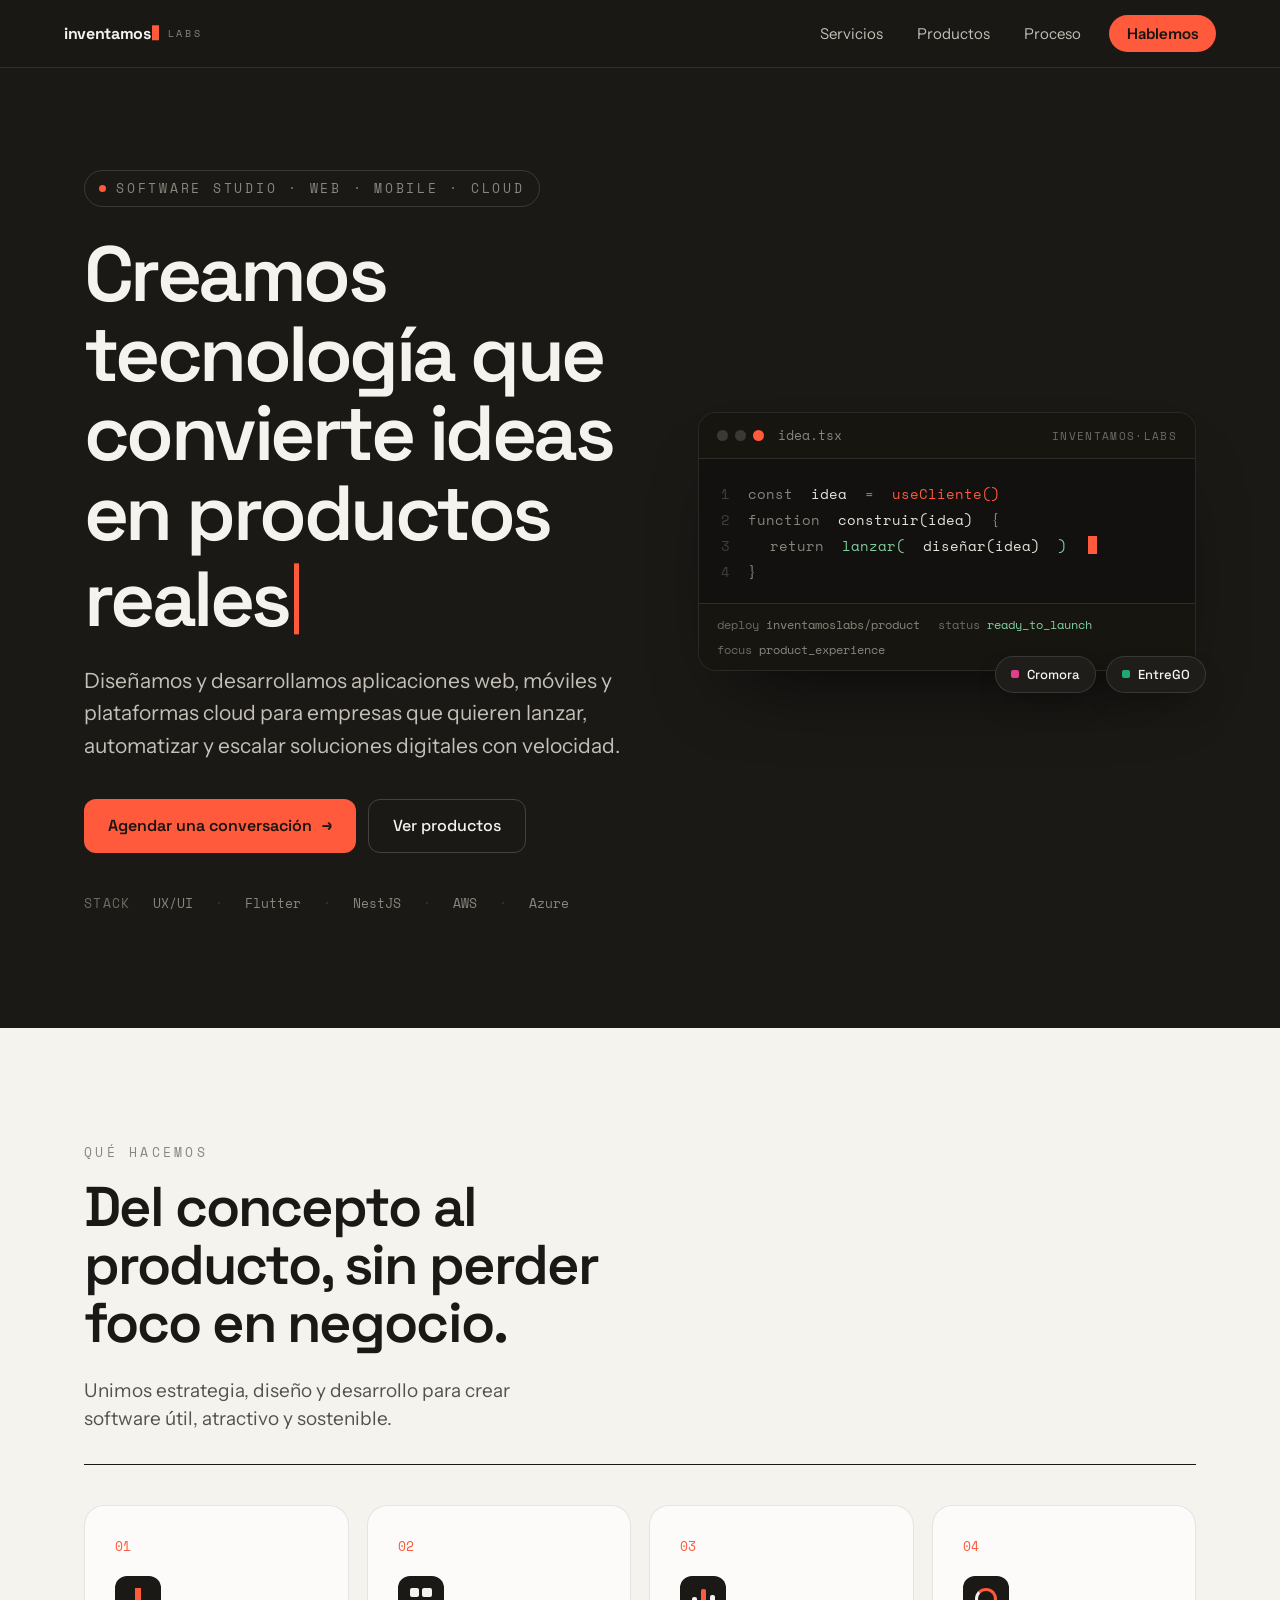
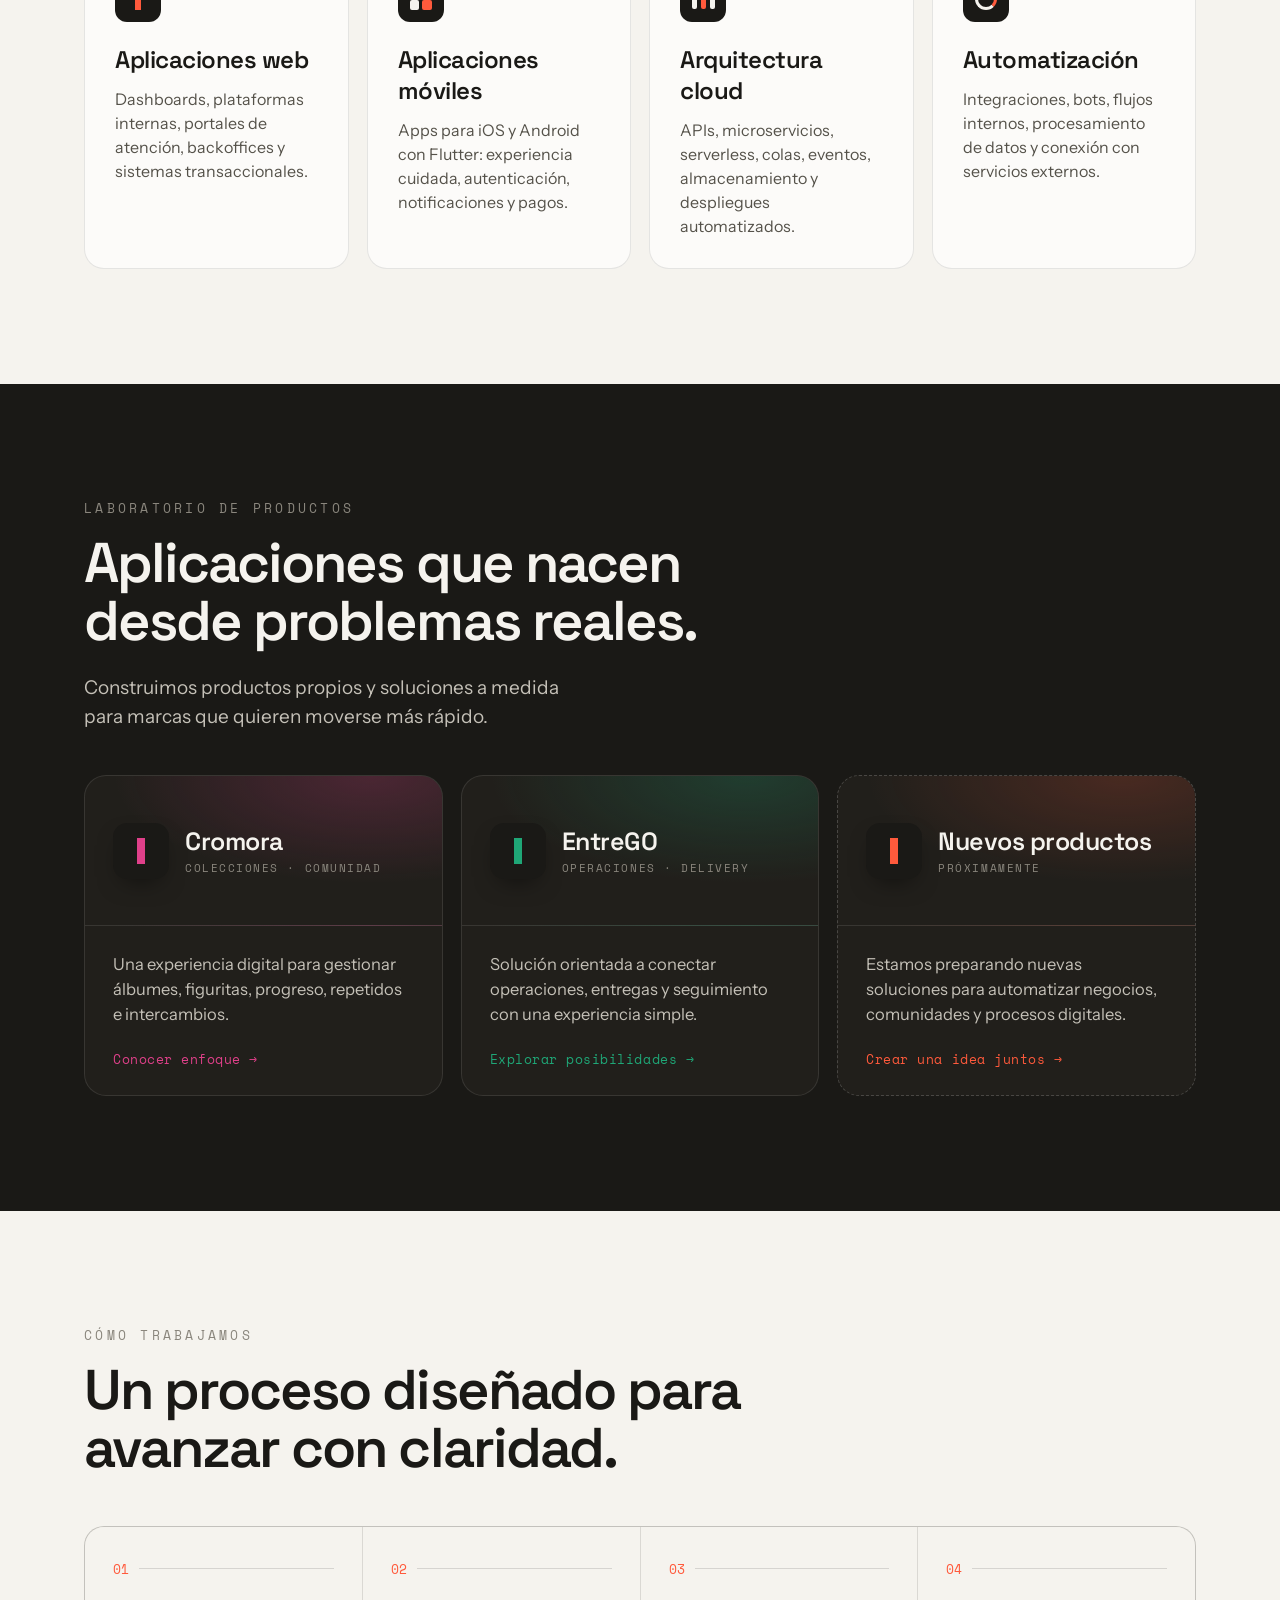
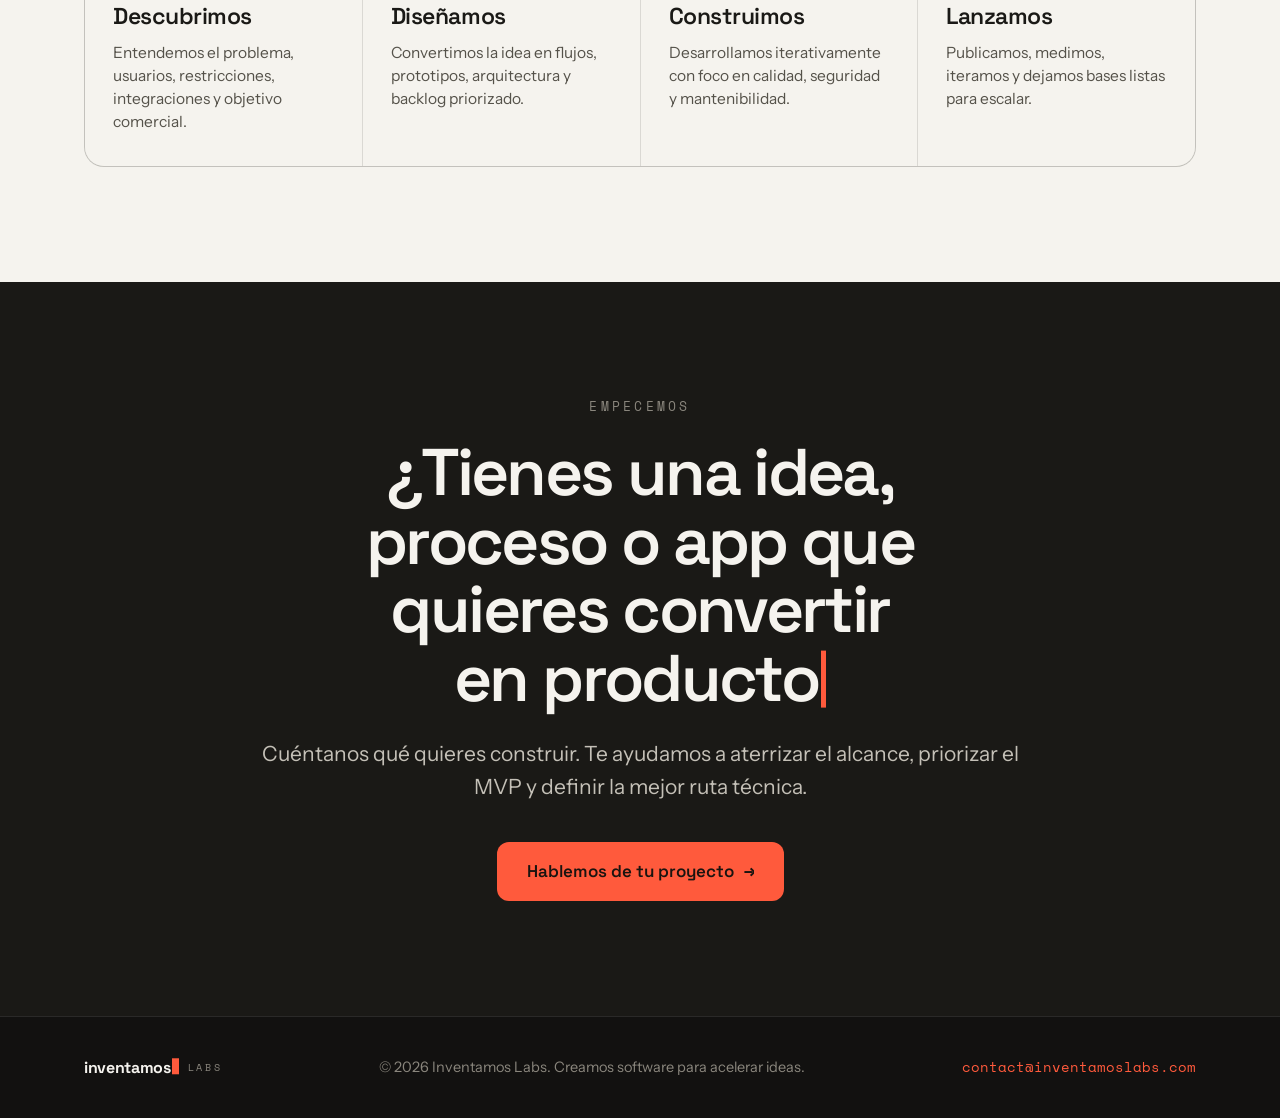
<file: index.html>
<!DOCTYPE html>
<html lang="es">

<head>
  <meta charset="UTF-8">
  <meta name="viewport" content="width=device-width, initial-scale=1.0">
  <title>Inventamos Labs | Creamos software que acelera negocios</title>
  <meta name="description"
    content="Inventamos Labs crea soluciones tecnológicas de software: aplicaciones web, móviles, automatización, plataformas cloud y productos digitales como Cromora y EntreGO.">
  <meta name="theme-color" content="#1a1916">
  <meta property="og:type" content="website">
  <meta property="og:url" content="https://inventamoslabs.com">
  <meta property="og:title" content="Inventamos Labs | Creamos software que acelera negocios">
  <meta property="og:description"
    content="Diseñamos y construimos aplicaciones web, móviles y plataformas cloud con enfoque en producto, UX y escalabilidad.">

  <!-- Icono de la pestaña -->
  <link rel="icon" href="favicon.ico" type="image/x-icon">

  <!-- Fuentes (Google Fonts · internet) -->
  <link rel="preconnect" href="https://fonts.googleapis.com">
  <link rel="preconnect" href="https://fonts.gstatic.com" crossorigin>
  <link
    href="https://fonts.googleapis.com/css2?family=Space+Grotesk:wght@400;500;600;700&family=Space+Mono:wght@400;700&family=Instrument+Sans:wght@400;500;600&family=Instrument+Serif:ital@0;1&display=swap"
    rel="stylesheet">

  <link rel="stylesheet" href="styles.css">
</head>

<body>

  <!-- ░░░░░ NAV ░░░░░ -->
  <nav class="nav" id="nav">
    <a href="#top" class="logo" aria-label="Inventamos Labs — inicio">
      <span class="logo-word">inventamos</span><span class="caret caret-inline"></span><span
        class="logo-labs">LABS</span>
    </a>
    <button class="nav-toggle" id="navToggle" aria-label="Abrir menú" aria-expanded="false">
      <span></span><span></span><span></span>
    </button>
    <div class="nav-links" id="navLinks">
      <a href="#servicios">Servicios</a>
      <a href="#productos">Productos</a>
      <a href="#proceso">Proceso</a>
      <a href="#contacto" class="btn-pill">Hablemos</a>
    </div>
  </nav>

  <!-- ░░░░░ HERO ░░░░░ -->
  <header class="hero" id="top">
    <div class="hero-grid">
      <!-- left -->
      <div class="hero-copy">
        <div class="eyebrow eyebrow-bordered">
          <span class="dot"></span>Software studio · Web · Mobile · Cloud
        </div>
        <h1 class="hero-title">Creamos tecnología que convierte ideas en productos reales<span
            class="caret caret-text"></span></h1>
        <p class="hero-lead">Diseñamos y desarrollamos aplicaciones web, móviles y plataformas cloud para empresas que
          quieren lanzar, automatizar y escalar soluciones digitales con velocidad.</p>
        <div class="hero-actions">
          <a class="btn btn-primary"
            href="/cdn-cgi/l/email-protection#[base64]">Agendar
            una conversación <span class="arrow">→</span></a>
          <a class="btn btn-ghost" href="#productos">Ver productos</a>
        </div>
        <div class="stack">
          <span class="stack-label">STACK</span>
          <span>UX/UI</span><span class="sep">·</span><span>Flutter</span><span
            class="sep">·</span><span>NestJS</span><span class="sep">·</span><span>AWS</span><span
            class="sep">·</span><span>Azure</span>
        </div>
      </div>

      <!-- right: editor card -->
      <div class="hero-visual">
        <div class="editor">
          <div class="editor-bar">
            <div class="dots"><span></span><span></span><span class="dot-coral"></span></div>
            <div class="editor-file">idea.tsx</div>
            <div class="editor-tag">INVENTAMOS·LABS</div>
          </div>
          <div class="editor-code">
            <div class="code-line"><span class="ln">1</span><span class="tok-key">const</span><span
                class="tok-var">idea</span><span class="tok-op">=</span><span class="tok-coral">useCliente()</span>
            </div>
            <div class="code-line"><span class="ln">2</span><span class="tok-key">function</span><span
                class="tok-var">construir(idea)</span><span class="tok-op">{</span></div>
            <div class="code-line"><span class="ln">3</span><span class="tok-key indent">return</span><span
                class="tok-green">lanzar(</span><span class="tok-var">diseñar(idea)</span><span
                class="tok-green">)</span><span class="caret caret-block"></span></div>
            <div class="code-line"><span class="ln">4</span><span class="tok-op">}</span></div>
          </div>
          <div class="editor-status">
            <span><span class="st-key">deploy</span> inventamoslabs/product</span>
            <span><span class="st-key">status</span> <span class="tok-green">ready_to_launch</span></span>
            <span><span class="st-key">focus</span> product_experience</span>
          </div>
        </div>
        <div class="chips">
          <span class="chip"><span class="chip-dot" style="background:var(--cromora)"></span>Cromora</span>
          <span class="chip"><span class="chip-dot" style="background:var(--entrego)"></span>EntreGO</span>
        </div>
      </div>
    </div>
  </header>

  <!-- ░░░░░ SERVICIOS ░░░░░ -->
  <section class="section section-light" id="servicios">
    <div class="container">
      <div class="section-head reveal">
        <div>
          <div class="eyebrow">Qué hacemos</div>
          <h2 class="section-title">Del concepto al producto, sin perder foco en negocio.</h2>
        </div>
        <p class="section-intro">Unimos estrategia, diseño y desarrollo para crear software útil, atractivo y
          sostenible.</p>
      </div>

      <div class="cards-grid">
        <article class="card reveal">
          <div class="card-num">01</div>
          <div class="icon-tile"><span class="caret caret-tile"></span></div>
          <h3 class="card-title">Aplicaciones web</h3>
          <p class="card-text">Dashboards, plataformas internas, portales de atención, backoffices y sistemas
            transaccionales.</p>
        </article>
        <article class="card reveal">
          <div class="card-num">02</div>
          <div class="icon-tile"><span class="grid-mark"><i></i><i></i><i></i><i class="accent"></i></span></div>
          <h3 class="card-title">Aplicaciones móviles</h3>
          <p class="card-text">Apps para iOS y Android con Flutter: experiencia cuidada, autenticación, notificaciones y
            pagos.</p>
        </article>
        <article class="card reveal">
          <div class="card-num">03</div>
          <div class="icon-tile"><span class="bars"><i></i><i class="accent"></i><i></i></span></div>
          <h3 class="card-title">Arquitectura cloud</h3>
          <p class="card-text">APIs, microservicios, serverless, colas, eventos, almacenamiento y despliegues
            automatizados.</p>
        </article>
        <article class="card reveal">
          <div class="card-num">04</div>
          <div class="icon-tile"><span class="ring"></span></div>
          <h3 class="card-title">Automatización</h3>
          <p class="card-text">Integraciones, bots, flujos internos, procesamiento de datos y conexión con servicios
            externos.</p>
        </article>
      </div>
    </div>
  </section>

  <!-- ░░░░░ PRODUCTOS ░░░░░ -->
  <section class="section section-dark" id="productos">
    <div class="container">
      <div class="section-head reveal">
        <div>
          <div class="eyebrow">Laboratorio de productos</div>
          <h2 class="section-title">Aplicaciones que nacen desde problemas reales.</h2>
        </div>
        <p class="section-intro on-dark">Construimos productos propios y soluciones a medida para marcas que quieren
          moverse más rápido.</p>
      </div>

      <div class="products-grid">
        <article class="product product-cromora reveal">
          <div class="product-head">
            <div class="product-id">
              <div class="product-tile"><span class="caret-static" style="background:var(--cromora)"></span></div>
              <div>
                <div class="product-name">Cromora</div>
                <div class="product-kicker">COLECCIONES · COMUNIDAD</div>
              </div>
            </div>
          </div>
          <div class="product-body">
            <p>Una experiencia digital para gestionar álbumes, figuritas, progreso, repetidos e intercambios.</p>
            <a href="#contacto" class="product-link" style="color:var(--cromora)">Conocer enfoque →</a>
          </div>
        </article>

        <article class="product product-entrego reveal">
          <div class="product-head">
            <div class="product-id">
              <div class="product-tile"><span class="caret-static" style="background:var(--entrego)"></span></div>
              <div>
                <div class="product-name">EntreGO</div>
                <div class="product-kicker">OPERACIONES · DELIVERY</div>
              </div>
            </div>
          </div>
          <div class="product-body">
            <p>Solución orientada a conectar operaciones, entregas y seguimiento con una experiencia simple.</p>
            <a href="#contacto" class="product-link" style="color:var(--entrego)">Explorar posibilidades →</a>
          </div>
        </article>

        <article class="product product-new reveal">
          <div class="product-head">
            <div class="product-id">
              <div class="product-tile"><span class="caret caret-static-coral"></span></div>
              <div>
                <div class="product-name">Nuevos productos</div>
                <div class="product-kicker">PRÓXIMAMENTE</div>
              </div>
            </div>
          </div>
          <div class="product-body">
            <p>Estamos preparando nuevas soluciones para automatizar negocios, comunidades y procesos digitales.</p>
            <a href="#contacto" class="product-link" style="color:var(--coral)">Crear una idea juntos →</a>
          </div>
        </article>
      </div>
    </div>
  </section>

  <!-- ░░░░░ PROCESO ░░░░░ -->
  <section class="section section-light" id="proceso">
    <div class="container">
      <div class="reveal">
        <div class="eyebrow">Cómo trabajamos</div>
        <h2 class="section-title narrow">Un proceso diseñado para avanzar con claridad.</h2>
      </div>

      <div class="process-grid reveal">
        <div class="step">
          <div class="step-num">01<span class="step-line"></span></div>
          <h3 class="step-title">Descubrimos</h3>
          <p class="step-text">Entendemos el problema, usuarios, restricciones, integraciones y objetivo comercial.</p>
        </div>
        <div class="step">
          <div class="step-num">02<span class="step-line"></span></div>
          <h3 class="step-title">Diseñamos</h3>
          <p class="step-text">Convertimos la idea en flujos, prototipos, arquitectura y backlog priorizado.</p>
        </div>
        <div class="step">
          <div class="step-num">03<span class="step-line"></span></div>
          <h3 class="step-title">Construimos</h3>
          <p class="step-text">Desarrollamos iterativamente con foco en calidad, seguridad y mantenibilidad.</p>
        </div>
        <div class="step">
          <div class="step-num">04<span class="step-line"></span></div>
          <h3 class="step-title">Lanzamos</h3>
          <p class="step-text">Publicamos, medimos, iteramos y dejamos bases listas para escalar.</p>
        </div>
      </div>
    </div>
  </section>

  <!-- ░░░░░ CONTACTO ░░░░░ -->
  <section class="section section-dark contact" id="contacto">
    <div class="container contact-inner reveal">
      <div class="eyebrow">Empecemos</div>
      <h2 class="contact-title">¿Tienes una idea, proceso o app que quieres convertir en producto<span
          class="caret caret-text"></span></h2>
      <p class="contact-lead">Cuéntanos qué quieres construir. Te ayudamos a aterrizar el alcance, priorizar el MVP y
        definir la mejor ruta técnica.</p>
      <a class="btn btn-primary btn-lg"
        href="mailto:contact@inventamoslabs.com?subject=Quiero%20crear%20una%20soluci%C3%B3n%20tecnol%C3%B3gica&body=Hola%20Inventamos%20Labs,%20quiero%20conversar%20sobre%20un%20proyecto.">Hablemos
        de tu proyecto <span class="arrow">→</span></a>
    </div>
  </section>

  <!-- ░░░░░ FOOTER ░░░░░ -->
  <footer class="footer">
    <div class="container footer-inner">
      <div class="logo logo-footer">
        <span class="logo-word">inventamos</span><span class="caret caret-inline"></span><span
          class="logo-labs">LABS</span>
      </div>
      <div class="footer-copy">© 2026 Inventamos Labs. Creamos software para acelerar ideas.</div>
      <a class="footer-mail" href="mailto:contact@inventamoslabs.com"><span>contact@inventamoslabs.com</span></a>
    </div>
  </footer>

  <script src="script.js"></script>
</body>

</html>
</file>
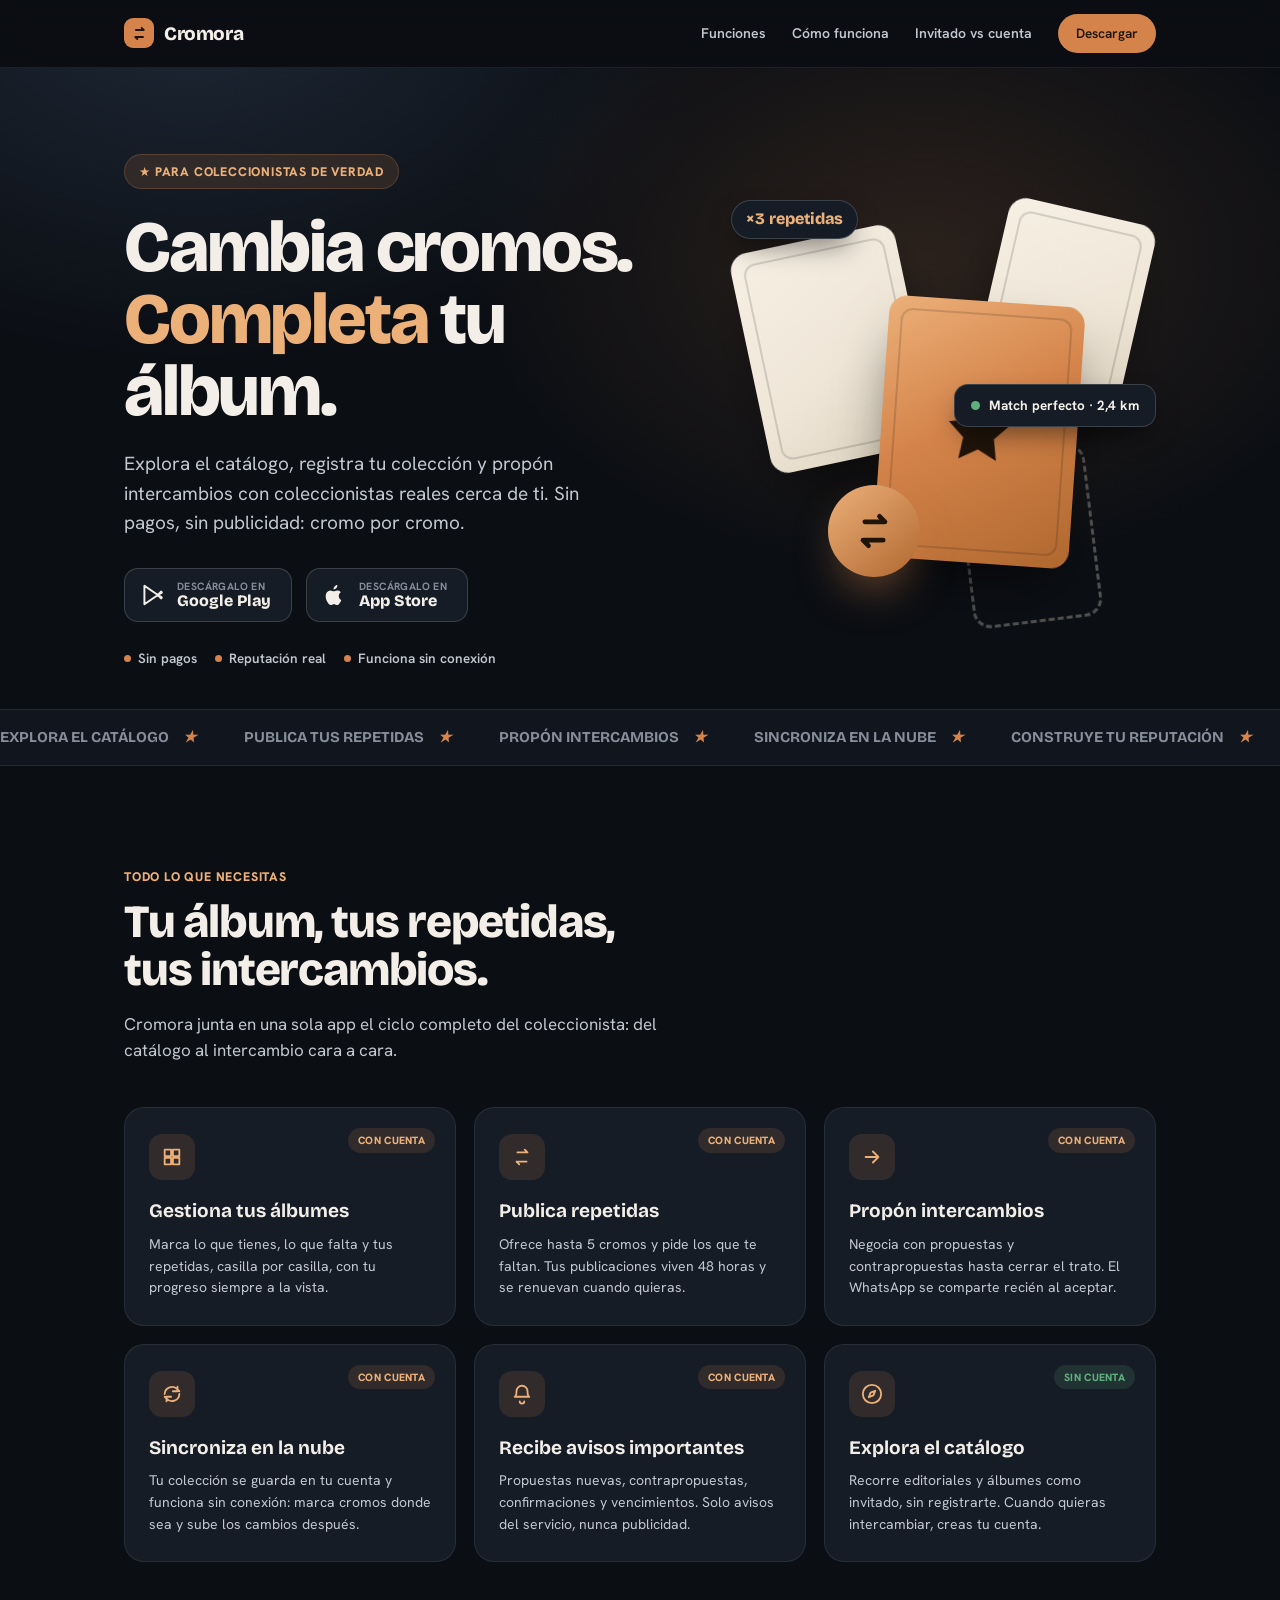
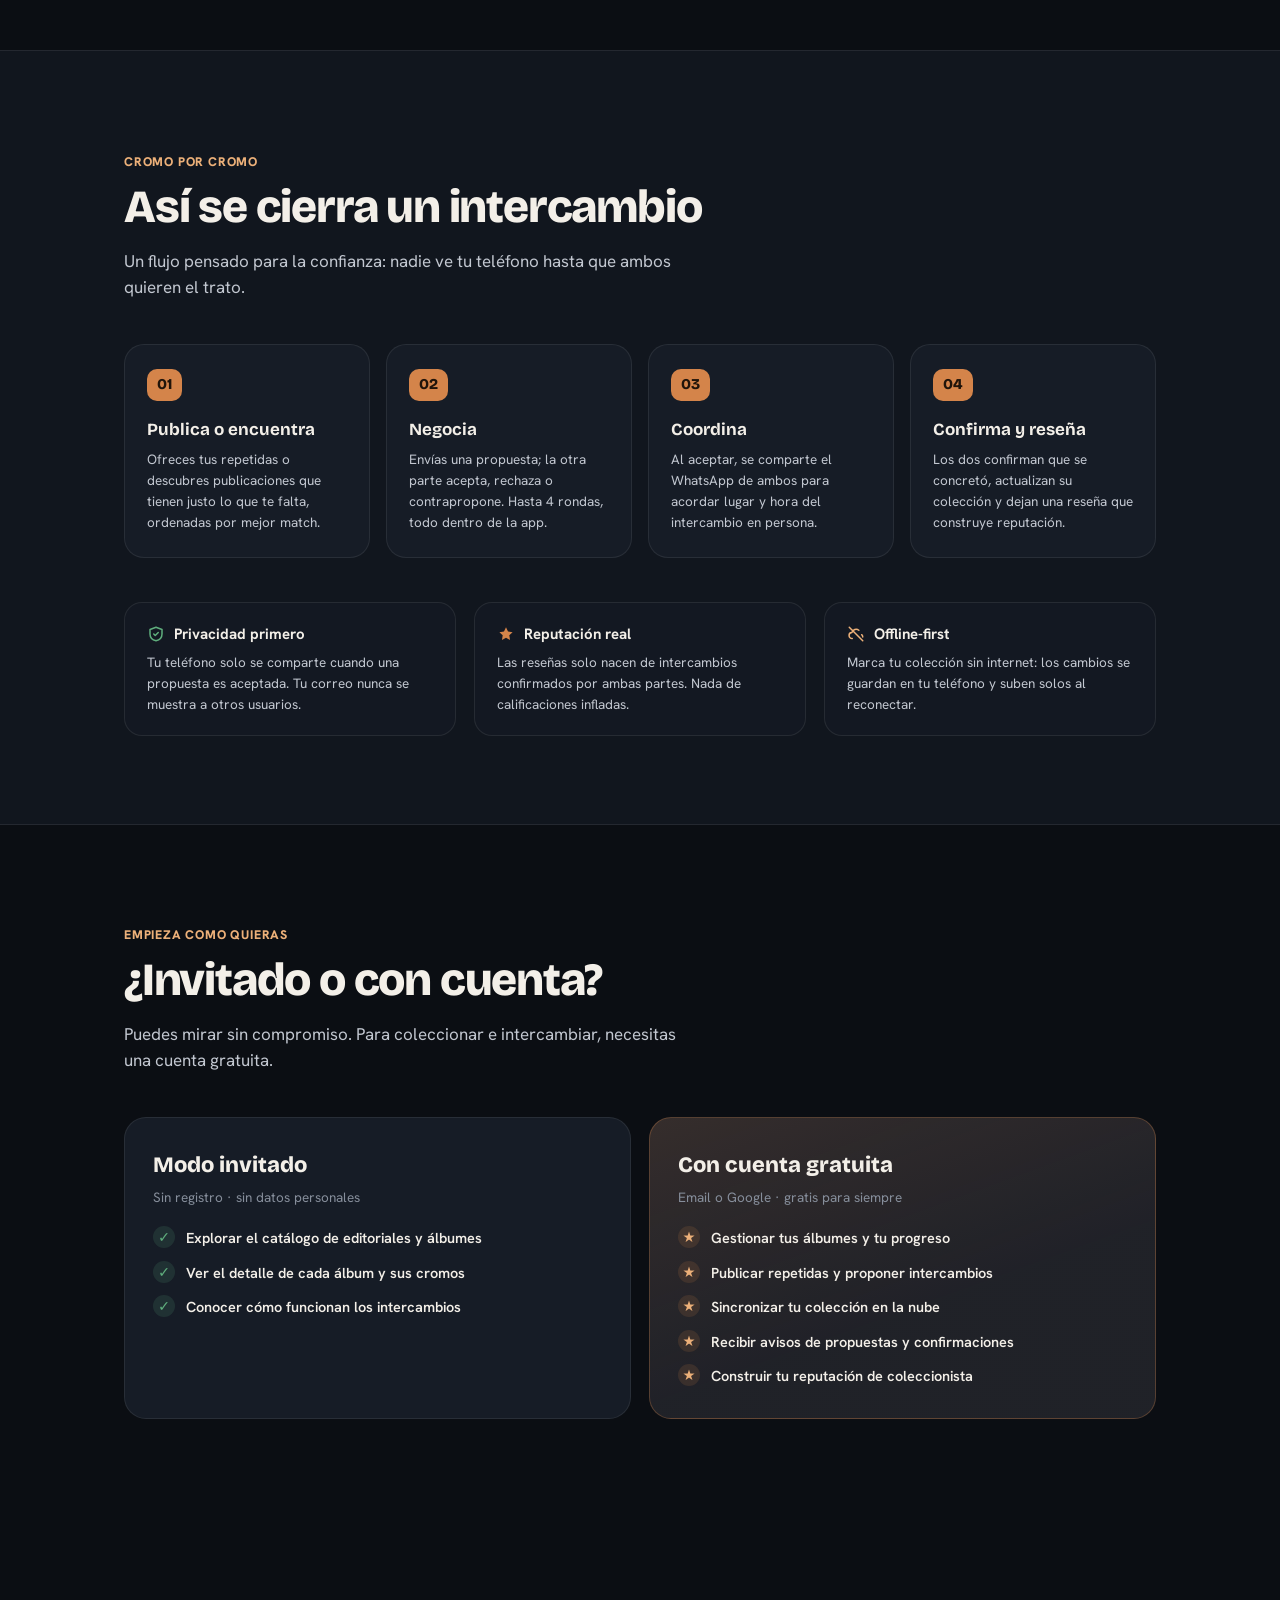
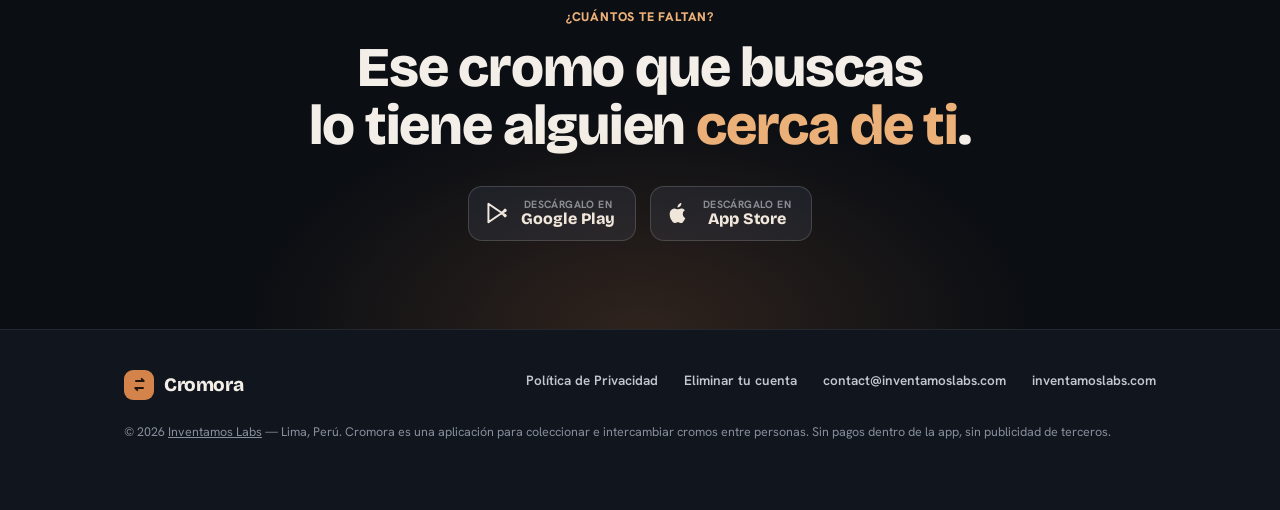
<file: cromora.html>
<!DOCTYPE html>
<html lang="es">

<head>
  <meta charset="UTF-8" />
  <meta name="viewport" content="width=device-width, initial-scale=1.0" />
  <title>Cromora — Cambia cromos. Completa tu álbum.</title>
  <meta name="description"
    content="Cromora es la app para coleccionistas: explora catálogos de álbumes, registra tu colección, publica repetidas e intercambia con personas reales cerca de ti." />
  <meta property="og:title" content="Cromora — Cambia cromos. Completa tu álbum." />
  <meta property="og:description"
    content="La app para coleccionistas: catálogo, colección offline-first, intercambios con reputación real. Sin pagos, sin publicidad." />
  <meta property="og:type" content="website" />

  <!-- Icono de la pestaña -->
  <link rel="icon" href="favicon.ico" type="image/x-icon">

  <link rel="preconnect" href="https://fonts.googleapis.com" />
  <link rel="preconnect" href="https://fonts.gstatic.com" crossorigin />
  <link
    href="https://fonts.googleapis.com/css2?family=Hanken+Grotesk:wght@400;500;600;700;800&family=Bricolage+Grotesque:opsz,wght@12..96,600;12..96,700;12..96,800&display=swap"
    rel="stylesheet" />
  <style>
    :root {
      --bg: #0B0E13;
      --bg2: #11161E;
      --surface: #161C26;
      --surface-2: #1D2430;
      --border: rgba(255, 255, 255, 0.08);
      --border-strong: rgba(255, 255, 255, 0.16);
      --text: #F3EFE8;
      --text-2: #C2C7D0;
      --muted: #868E9B;
      --amber: #D4844A;
      --amber-l: #ECB079;
      --amber-d: #B0682F;
      --amber-soft: rgba(212, 132, 74, 0.14);
      --green: #5FAE7D;
      --green-soft: rgba(95, 174, 125, 0.15);
      --paper: #EFE6D8;
      --ink: #20140A;
      --font-ui: 'Hanken Grotesk', system-ui, sans-serif;
      --font-display: 'Bricolage Grotesque', 'Hanken Grotesk', sans-serif;
    }

    * {
      box-sizing: border-box;
    }

    html {
      scroll-behavior: smooth;
    }

    body {
      margin: 0;
      background: var(--bg);
      color: var(--text);
      font-family: var(--font-ui);
      line-height: 1.55;
      -webkit-font-smoothing: antialiased;
      text-rendering: optimizeLegibility;
      overflow-x: hidden;
    }

    a {
      color: var(--amber-l);
    }

    .wrap {
      max-width: 1080px;
      margin: 0 auto;
      padding: 0 24px;
    }

    /* ---------- nav ---------- */
    .nav {
      position: sticky;
      top: 0;
      z-index: 50;
      backdrop-filter: blur(14px);
      background: color-mix(in oklab, var(--bg) 82%, transparent);
      border-bottom: 1px solid var(--border);
    }

    .nav-in {
      max-width: 1080px;
      margin: 0 auto;
      padding: 14px 24px;
      display: flex;
      align-items: center;
      justify-content: space-between;
      gap: 16px;
    }

    .brand {
      display: flex;
      align-items: center;
      gap: 10px;
      font-family: var(--font-display);
      font-weight: 800;
      font-size: 19px;
      letter-spacing: -.4px;
      color: var(--text);
      text-decoration: none;
    }

    .brand .bi {
      width: 30px;
      height: 30px;
      border-radius: 9px;
      background: var(--amber);
      display: flex;
      align-items: center;
      justify-content: center;
      flex-shrink: 0;
    }

    .nav-links {
      display: flex;
      gap: 26px;
      align-items: center;
    }

    .nav-links a {
      color: var(--text-2);
      text-decoration: none;
      font-weight: 600;
      font-size: 14px;
    }

    .nav-links a:hover {
      color: var(--text);
    }

    .nav-cta {
      background: var(--amber);
      color: var(--ink) !important;
      font-weight: 800;
      padding: 9px 18px;
      border-radius: 999px;
      font-size: 13.5px !important;
    }

    @media (max-width: 720px) {
      .nav-links a:not(.nav-cta) {
        display: none;
      }
    }

    /* ---------- hero ---------- */
    .hero {
      position: relative;
      padding: 86px 0 40px;
      overflow: hidden;
    }

    .hero::before {
      content: '';
      position: absolute;
      inset: 0;
      background:
        radial-gradient(700px 480px at 72% 30%, rgba(212, 132, 74, 0.16) 0%, transparent 65%),
        radial-gradient(900px 600px at 15% -10%, #1d2735 0%, transparent 60%);
      pointer-events: none;
    }

    .hero-grid {
      position: relative;
      display: grid;
      grid-template-columns: 1.1fr 0.9fr;
      gap: 48px;
      align-items: center;
    }

    @media (max-width: 880px) {
      .hero-grid {
        grid-template-columns: 1fr;
      }
    }

    .kicker {
      display: inline-flex;
      align-items: center;
      gap: 8px;
      font-size: 12.5px;
      font-weight: 800;
      letter-spacing: .8px;
      text-transform: uppercase;
      color: var(--amber-l);
      background: var(--amber-soft);
      border: 1px solid rgba(212, 132, 74, 0.25);
      padding: 7px 14px;
      border-radius: 999px;
      margin-bottom: 22px;
    }

    h1 {
      font-family: var(--font-display);
      font-weight: 800;
      font-size: clamp(42px, 6.4vw, 72px);
      line-height: 1.0;
      letter-spacing: -2.2px;
      margin: 0 0 22px;
    }

    h1 .am {
      color: var(--amber-l);
    }

    .lede {
      font-size: 19px;
      color: var(--text-2);
      max-width: 480px;
      margin: 0 0 30px;
    }

    .hero-ctas {
      display: flex;
      gap: 14px;
      flex-wrap: wrap;
      align-items: center;
    }

    .store-btn {
      display: inline-flex;
      align-items: center;
      gap: 12px;
      background: var(--surface);
      border: 1px solid var(--border-strong);
      border-radius: 14px;
      padding: 11px 20px 11px 14px;
      text-decoration: none;
      color: var(--text);
      transition: transform .15s ease, border-color .15s ease;
    }

    .store-btn:hover {
      transform: translateY(-2px);
      border-color: var(--amber);
    }

    .store-btn .stxt {
      display: flex;
      flex-direction: column;
      line-height: 1.15;
    }

    .store-btn .s1 {
      font-size: 10.5px;
      font-weight: 700;
      letter-spacing: .4px;
      text-transform: uppercase;
      color: var(--muted);
    }

    .store-btn .s2 {
      font-size: 16px;
      font-weight: 800;
      font-family: var(--font-display);
    }

    .hero-meta {
      display: flex;
      gap: 18px;
      margin-top: 26px;
      flex-wrap: wrap;
    }

    .hero-meta span {
      display: inline-flex;
      align-items: center;
      gap: 7px;
      font-size: 13.5px;
      font-weight: 600;
      color: var(--text-2);
    }

    .hero-meta .d {
      width: 7px;
      height: 7px;
      border-radius: 50%;
      background: var(--amber);
      flex-shrink: 0;
    }

    /* floating cards scene */
    .scene {
      position: relative;
      height: 460px;
    }

    @media (max-width: 880px) {
      .scene {
        height: 380px;
        max-width: 420px;
        margin: 0 auto;
      }
    }

    .fcard {
      position: absolute;
      border-radius: 18px;
      box-shadow: 0 30px 60px -18px rgba(0, 0, 0, 0.65);
      will-change: transform;
    }

    .fcard.amber {
      background: linear-gradient(150deg, var(--amber-l) 0%, var(--amber) 45%, var(--amber-d) 100%);
    }

    .fcard.paper {
      background: linear-gradient(150deg, #F6EFE3 0%, var(--paper) 55%, #DCD1BE 100%);
    }

    .fcard.slot {
      background: transparent;
      border: 3px dashed rgba(239, 230, 216, 0.30);
      box-shadow: none;
    }

    .fcard .inner {
      position: absolute;
      inset: 12px;
      border-radius: 12px;
      border: 2.5px solid rgba(0, 0, 0, 0.14);
    }

    .fcard .glyph {
      position: absolute;
      inset: 0;
      display: flex;
      align-items: center;
      justify-content: center;
    }

    .f1 {
      width: 168px;
      height: 224px;
      left: 8%;
      top: 12%;
      transform: rotate(-12deg);
      animation: float1 7s ease-in-out infinite;
    }

    .f2 {
      width: 196px;
      height: 262px;
      left: 38%;
      top: 26%;
      transform: rotate(4deg);
      z-index: 3;
      animation: float2 8s ease-in-out infinite;
    }

    .f3 {
      width: 150px;
      height: 200px;
      right: 4%;
      top: 6%;
      transform: rotate(13deg);
      animation: float3 9s ease-in-out infinite;
    }

    .f4 {
      width: 130px;
      height: 174px;
      right: 14%;
      bottom: 4%;
      transform: rotate(-7deg);
    }

    @keyframes float1 {
      50% {
        transform: rotate(-12deg) translateY(-12px);
      }
    }

    @keyframes float2 {
      50% {
        transform: rotate(4deg) translateY(-16px);
      }
    }

    @keyframes float3 {
      50% {
        transform: rotate(13deg) translateY(-10px);
      }
    }

    @media (prefers-reduced-motion: reduce) {
      .fcard {
        animation: none !important;
      }
    }

    .swap-disc {
      position: absolute;
      left: 26%;
      bottom: 14%;
      width: 92px;
      height: 92px;
      border-radius: 50%;
      z-index: 4;
      background: linear-gradient(140deg, var(--amber-l), var(--amber-d));
      display: flex;
      align-items: center;
      justify-content: center;
      box-shadow: 0 22px 44px -12px rgba(212, 132, 74, 0.5);
    }

    .badge-x3 {
      position: absolute;
      left: 4%;
      top: 4%;
      z-index: 5;
      background: var(--surface);
      border: 1px solid var(--border-strong);
      border-radius: 999px;
      padding: 6px 14px;
      font-family: var(--font-display);
      font-weight: 800;
      font-size: 16px;
      color: var(--amber-l);
      box-shadow: 0 12px 28px -8px rgba(0, 0, 0, 0.6);
    }

    .badge-match {
      position: absolute;
      right: 0;
      top: 44%;
      z-index: 5;
      background: var(--surface);
      border: 1px solid var(--border-strong);
      border-radius: 14px;
      padding: 10px 16px;
      display: flex;
      align-items: center;
      gap: 9px;
      box-shadow: 0 12px 28px -8px rgba(0, 0, 0, 0.6);
    }

    .badge-match b {
      font-size: 13.5px;
    }

    .badge-match .dd {
      width: 9px;
      height: 9px;
      border-radius: 50%;
      background: var(--green);
    }

    /* ---------- ticker ---------- */
    .ticker {
      border-top: 1px solid var(--border);
      border-bottom: 1px solid var(--border);
      padding: 16px 0;
      overflow: hidden;
      background: var(--bg2);
    }

    .ticker-in {
      display: flex;
      gap: 48px;
      white-space: nowrap;
      animation: tick 30s linear infinite;
      width: max-content;
    }

    @keyframes tick {
      to {
        transform: translateX(-50%);
      }
    }

    @media (prefers-reduced-motion: reduce) {
      .ticker-in {
        animation: none;
      }
    }

    .ticker span {
      font-family: var(--font-display);
      font-weight: 700;
      font-size: 15px;
      color: var(--muted);
      display: inline-flex;
      align-items: center;
      gap: 14px;
    }

    .ticker .tk {
      color: var(--amber);
    }

    /* ---------- sections ---------- */
    section {
      padding: 88px 0;
    }

    .sec-kicker {
      font-size: 12.5px;
      font-weight: 800;
      letter-spacing: .8px;
      text-transform: uppercase;
      color: var(--amber-l);
      margin-bottom: 12px;
    }

    h2 {
      font-family: var(--font-display);
      font-weight: 800;
      font-size: clamp(30px, 4.4vw, 46px);
      letter-spacing: -1.2px;
      line-height: 1.05;
      margin: 0 0 16px;
    }

    .sec-lede {
      font-size: 17px;
      color: var(--text-2);
      max-width: 560px;
      margin: 0 0 44px;
    }

    /* features */
    .feat-grid {
      display: grid;
      grid-template-columns: repeat(3, 1fr);
      gap: 18px;
    }

    @media (max-width: 880px) {
      .feat-grid {
        grid-template-columns: 1fr 1fr;
      }
    }

    @media (max-width: 600px) {
      .feat-grid {
        grid-template-columns: 1fr;
      }
    }

    .feat {
      background: var(--surface);
      border: 1px solid var(--border);
      border-radius: 20px;
      padding: 26px 24px;
      position: relative;
      transition: transform .2s ease, border-color .2s ease;
    }

    .feat:hover {
      transform: translateY(-4px);
      border-color: var(--border-strong);
    }

    .feat .fi {
      width: 46px;
      height: 46px;
      border-radius: 13px;
      background: var(--amber-soft);
      color: var(--amber-l);
      display: flex;
      align-items: center;
      justify-content: center;
      margin-bottom: 16px;
    }

    .feat h3 {
      font-family: var(--font-display);
      font-weight: 700;
      font-size: 19px;
      margin: 0 0 8px;
    }

    .feat p {
      color: var(--text-2);
      font-size: 14px;
      margin: 0;
    }

    .feat .tag {
      position: absolute;
      top: 20px;
      right: 20px;
      font-size: 10.5px;
      font-weight: 800;
      letter-spacing: .3px;
      text-transform: uppercase;
      padding: 4px 10px;
      border-radius: 999px;
      white-space: nowrap;
    }

    .tag.guest {
      background: var(--green-soft);
      color: var(--green);
    }

    .tag.account {
      background: var(--amber-soft);
      color: var(--amber-l);
    }

    .feat.wide {
      grid-column: span 3;
      display: grid;
      grid-template-columns: auto 1fr;
      gap: 22px;
      align-items: center;
    }

    @media (max-width: 880px) {
      .feat.wide {
        grid-column: span 2;
        grid-template-columns: 1fr;
      }
    }

    @media (max-width: 600px) {
      .feat.wide {
        grid-column: span 1;
      }
    }

    /* how it works */
    .how {
      background: var(--bg2);
      border-top: 1px solid var(--border);
      border-bottom: 1px solid var(--border);
    }

    .steps {
      display: grid;
      grid-template-columns: repeat(4, 1fr);
      gap: 16px;
      counter-reset: paso;
    }

    @media (max-width: 880px) {
      .steps {
        grid-template-columns: 1fr 1fr;
      }
    }

    @media (max-width: 560px) {
      .steps {
        grid-template-columns: 1fr;
      }
    }

    .step {
      background: var(--surface);
      border: 1px solid var(--border);
      border-radius: 20px;
      padding: 24px 22px;
      counter-increment: paso;
    }

    .step::before {
      content: '0' counter(paso);
      font-family: var(--font-display);
      font-weight: 800;
      font-size: 15px;
      color: var(--ink);
      background: var(--amber);
      border-radius: 10px;
      padding: 4px 10px;
      display: inline-block;
      margin-bottom: 16px;
    }

    .step h3 {
      font-family: var(--font-display);
      font-weight: 700;
      font-size: 17px;
      margin: 0 0 6px;
    }

    .step p {
      color: var(--text-2);
      font-size: 13.5px;
      margin: 0;
    }

    /* trust strip */
    .trust {
      display: grid;
      grid-template-columns: repeat(3, 1fr);
      gap: 18px;
      margin-top: 44px;
    }

    @media (max-width: 720px) {
      .trust {
        grid-template-columns: 1fr;
      }
    }

    .trust .t {
      border: 1px solid var(--border);
      border-radius: 18px;
      padding: 20px 22px;
      background: color-mix(in oklab, var(--surface) 60%, transparent);
    }

    .trust .t b {
      display: flex;
      align-items: center;
      gap: 9px;
      font-size: 15px;
      margin-bottom: 6px;
    }

    .trust .t p {
      margin: 0;
      font-size: 13.5px;
      color: var(--text-2);
    }

    /* guest vs account */
    .acc-grid {
      display: grid;
      grid-template-columns: 1fr 1fr;
      gap: 18px;
    }

    @media (max-width: 720px) {
      .acc-grid {
        grid-template-columns: 1fr;
      }
    }

    .acc {
      border-radius: 22px;
      padding: 30px 28px;
      border: 1px solid var(--border);
    }

    .acc.guest-card {
      background: var(--surface);
    }

    .acc.account-card {
      background: linear-gradient(160deg, rgba(212, 132, 74, 0.16) 0%, rgba(212, 132, 74, 0.05) 60%), var(--surface);
      border-color: rgba(212, 132, 74, 0.3);
    }

    .acc h3 {
      font-family: var(--font-display);
      font-weight: 800;
      font-size: 22px;
      margin: 0 0 4px;
    }

    .acc .sub {
      color: var(--muted);
      font-size: 13.5px;
      margin: 0 0 20px;
    }

    .acc ul {
      list-style: none;
      margin: 0;
      padding: 0;
      display: flex;
      flex-direction: column;
      gap: 12px;
    }

    .acc li {
      display: flex;
      align-items: flex-start;
      gap: 11px;
      font-size: 14.5px;
      font-weight: 600;
    }

    .acc li .ck {
      flex-shrink: 0;
      width: 22px;
      height: 22px;
      border-radius: 50%;
      display: flex;
      align-items: center;
      justify-content: center;
      margin-top: -1px;
    }

    .acc.guest-card .ck {
      background: var(--green-soft);
      color: var(--green);
    }

    .acc.account-card .ck {
      background: var(--amber-soft);
      color: var(--amber-l);
    }

    /* CTA final */
    .final {
      text-align: center;
      position: relative;
      overflow: hidden;
    }

    .final::before {
      content: '';
      position: absolute;
      inset: 0;
      background: radial-gradient(560px 320px at 50% 100%, rgba(212, 132, 74, 0.18) 0%, transparent 70%);
      pointer-events: none;
    }

    .final h2 {
      font-size: clamp(34px, 5.4vw, 56px);
    }

    .final .hero-ctas {
      justify-content: center;
      margin-top: 30px;
    }

    /* footer */
    footer {
      border-top: 1px solid var(--border);
      padding: 40px 0 56px;
      background: var(--bg2);
    }

    .foot-grid {
      display: flex;
      justify-content: space-between;
      gap: 24px;
      flex-wrap: wrap;
      align-items: flex-start;
    }

    .foot-links {
      display: flex;
      gap: 26px;
      flex-wrap: wrap;
    }

    .foot-links a {
      color: var(--text-2);
      text-decoration: none;
      font-size: 13.5px;
      font-weight: 600;
    }

    .foot-links a:hover {
      color: var(--amber-l);
    }

    .foot-note {
      margin-top: 22px;
      color: var(--muted);
      font-size: 12.5px;
    }

    .foot-note a {
      color: var(--muted);
    }

    /* reveal on scroll */
    .rv {
      opacity: 0;
      transform: translateY(22px);
      transition: opacity .6s ease, transform .6s ease;
    }

    .rv.on {
      opacity: 1;
      transform: none;
    }

    @media (prefers-reduced-motion: reduce) {
      .rv {
        opacity: 1;
        transform: none;
        transition: none;
      }
    }
  </style>
</head>

<body>

  <nav class="nav">
    <div class="nav-in">
      <a class="brand" href="#top">
        <span class="bi"><svg width="17" height="17" viewBox="0 0 24 24" fill="none" stroke="#20140A" stroke-width="2.6"
            stroke-linecap="round" stroke-linejoin="round">
            <path d="M7 7h11l-3-3M17 17H6l3 3" />
          </svg></span>
        Cromora
      </a>
      <div class="nav-links">
        <a href="#funciones">Funciones</a>
        <a href="#como">Cómo funciona</a>
        <a href="#cuenta">Invitado vs cuenta</a>
        <a class="nav-cta" href="#descargar">Descargar</a>
      </div>
    </div>
  </nav>

  <header class="hero" id="top">
    <div class="wrap hero-grid">
      <div>
        <span class="kicker">★ Para coleccionistas de verdad</span>
        <h1>Cambia cromos.<br /><span class="am">Completa</span> tu álbum.</h1>
        <p class="lede">Explora el catálogo, registra tu colección y propón intercambios con coleccionistas reales cerca
          de ti. Sin pagos, sin publicidad: cromo por cromo.</p>
        <div class="hero-ctas" id="descargar">
          <a class="store-btn" href="#" aria-label="Descárgalo en Google Play">
            <svg width="26" height="26" viewBox="0 0 24 24" fill="none" stroke="currentColor" stroke-width="1.8"
              stroke-linejoin="round">
              <path
                d="M5 3.5v17L17.5 12zM5 3.5 13 9M5 20.5 13 15M17.5 12l2.8 1.6c1 .6 1 1 0 1.6l-2.8-3.2 2.8-3.2c1 .6 1 1 0 1.6z" />
            </svg>
            <span class="stxt"><span class="s1">Descárgalo en</span><span class="s2">Google Play</span></span>
          </a>
          <a class="store-btn" href="#" aria-label="Descárgalo en App Store">
            <svg width="26" height="26" viewBox="0 0 24 24" fill="currentColor">
              <path
                d="M16.4 12.8c0-2.2 1.8-3.2 1.9-3.3-1-1.5-2.6-1.7-3.2-1.7-1.4-.1-2.7.8-3.4.8-.7 0-1.8-.8-2.9-.8-1.5 0-2.9.9-3.7 2.2-1.6 2.7-.4 6.8 1.1 9 .7 1.1 1.6 2.3 2.8 2.3 1.1 0 1.5-.7 2.9-.7s1.7.7 2.9.7c1.2 0 2-1.1 2.7-2.2.9-1.2 1.2-2.4 1.2-2.5-.1 0-2.3-.9-2.3-3.8zM14.2 5.6c.6-.8 1-1.8.9-2.9-.9 0-2 .6-2.6 1.4-.6.7-1.1 1.8-.9 2.8 1 .1 2-.5 2.6-1.3z" />
            </svg>
            <span class="stxt"><span class="s1">Descárgalo en</span><span class="s2">App Store</span></span>
          </a>
        </div>
        <div class="hero-meta">
          <span><span class="d"></span> Sin pagos</span>
          <span><span class="d"></span> Reputación real</span>
          <span><span class="d"></span> Funciona sin conexión</span>
        </div>
      </div>

      <div class="scene" aria-hidden="true">
        <span class="badge-x3">×3 repetidas</span>
        <div class="fcard paper f1">
          <div class="inner"></div>
        </div>
        <div class="fcard amber f2">
          <div class="inner"></div>
          <div class="glyph">
            <svg width="84" height="84" viewBox="0 0 24 24" fill="#20140A">
              <path d="M12 3l2.7 5.6 6.1.9-4.4 4.3 1 6.1-5.4-2.9-5.4 2.9 1-6.1L3.2 9.5l6.1-.9z" />
            </svg>
          </div>
        </div>
        <div class="fcard paper f3">
          <div class="inner"></div>
        </div>
        <div class="fcard slot f4"></div>
        <div class="swap-disc">
          <svg width="44" height="44" viewBox="0 0 24 24" fill="none" stroke="#20140A" stroke-width="2.6"
            stroke-linecap="round" stroke-linejoin="round">
            <path d="M7 7h11l-3-3M17 17H6l3 3" />
          </svg>
        </div>
        <div class="badge-match"><span class="dd"></span><b>Match perfecto · 2,4 km</b></div>
      </div>
    </div>
  </header>

  <div class="ticker" aria-hidden="true">
    <div class="ticker-in">
      <span>EXPLORA EL CATÁLOGO <i class="tk">★</i></span><span>PUBLICA TUS REPETIDAS <i
          class="tk">★</i></span><span>PROPÓN INTERCAMBIOS <i class="tk">★</i></span><span>SINCRONIZA EN LA NUBE <i
          class="tk">★</i></span><span>CONSTRUYE TU REPUTACIÓN <i class="tk">★</i></span>
      <span>EXPLORA EL CATÁLOGO <i class="tk">★</i></span><span>PUBLICA TUS REPETIDAS <i
          class="tk">★</i></span><span>PROPÓN INTERCAMBIOS <i class="tk">★</i></span><span>SINCRONIZA EN LA NUBE <i
          class="tk">★</i></span><span>CONSTRUYE TU REPUTACIÓN <i class="tk">★</i></span>
    </div>
  </div>

  <section id="funciones">
    <div class="wrap">
      <p class="sec-kicker rv">Todo lo que necesitas</p>
      <h2 class="rv">Tu álbum, tus repetidas,<br />tus intercambios.</h2>
      <p class="sec-lede rv">Cromora junta en una sola app el ciclo completo del coleccionista: del catálogo al
        intercambio cara a cara.</p>
      <div class="feat-grid">
        <div class="feat rv">
          <span class="tag account">Con cuenta</span>
          <div class="fi"><svg width="22" height="22" viewBox="0 0 24 24" fill="none" stroke="currentColor"
              stroke-width="2" stroke-linecap="round" stroke-linejoin="round">
              <path d="M4 4h7v7H4zM13 4h7v7h-7zM4 13h7v7H4zM13 13h7v7h-7z" />
            </svg></div>
          <h3>Gestiona tus álbumes</h3>
          <p>Marca lo que tienes, lo que falta y tus repetidas, casilla por casilla, con tu progreso siempre a la vista.
          </p>
        </div>
        <div class="feat rv">
          <span class="tag account">Con cuenta</span>
          <div class="fi"><svg width="22" height="22" viewBox="0 0 24 24" fill="none" stroke="currentColor"
              stroke-width="2" stroke-linecap="round" stroke-linejoin="round">
              <path d="M7 7h11l-3-3M17 17H6l3 3" />
            </svg></div>
          <h3>Publica repetidas</h3>
          <p>Ofrece hasta 5 cromos y pide los que te faltan. Tus publicaciones viven 48 horas y se renuevan cuando
            quieras.</p>
        </div>
        <div class="feat rv">
          <span class="tag account">Con cuenta</span>
          <div class="fi"><svg width="22" height="22" viewBox="0 0 24 24" fill="none" stroke="currentColor"
              stroke-width="2" stroke-linecap="round" stroke-linejoin="round">
              <path d="M5 12h14M13 6l6 6-6 6" />
            </svg></div>
          <h3>Propón intercambios</h3>
          <p>Negocia con propuestas y contrapropuestas hasta cerrar el trato. El WhatsApp se comparte recién al aceptar.
          </p>
        </div>
        <div class="feat rv">
          <span class="tag account">Con cuenta</span>
          <div class="fi"><svg width="22" height="22" viewBox="0 0 24 24" fill="none" stroke="currentColor"
              stroke-width="2" stroke-linecap="round" stroke-linejoin="round">
              <path d="M4 12a8 8 0 0 1 14-5l2 2M20 12a8 8 0 0 1-14 5l-2-2M18 4v5h-5M6 20v-5h5" />
            </svg></div>
          <h3>Sincroniza en la nube</h3>
          <p>Tu colección se guarda en tu cuenta y funciona sin conexión: marca cromos donde sea y sube los cambios
            después.</p>
        </div>
        <div class="feat rv">
          <span class="tag account">Con cuenta</span>
          <div class="fi"><svg width="22" height="22" viewBox="0 0 24 24" fill="none" stroke="currentColor"
              stroke-width="2" stroke-linecap="round" stroke-linejoin="round">
              <path d="M6 9a6 6 0 0 1 12 0c0 5 2 6 2 6H4s2-1 2-6M9.5 20a2.5 2.5 0 0 0 5 0" />
            </svg></div>
          <h3>Recibe avisos importantes</h3>
          <p>Propuestas nuevas, contrapropuestas, confirmaciones y vencimientos. Solo avisos del servicio, nunca
            publicidad.</p>
        </div>
        <div class="feat rv">
          <span class="tag guest">Sin cuenta</span>
          <div class="fi"><svg width="22" height="22" viewBox="0 0 24 24" fill="none" stroke="currentColor"
              stroke-width="2" stroke-linecap="round" stroke-linejoin="round">
              <path d="M12 2a10 10 0 1 0 0 20 10 10 0 0 0 0-20m3.5 6.5-2 5-5 2 2-5z" />
            </svg></div>
          <h3>Explora el catálogo</h3>
          <p>Recorre editoriales y álbumes como invitado, sin registrarte. Cuando quieras intercambiar, creas tu cuenta.
          </p>
        </div>
      </div>
    </div>
  </section>

  <section class="how" id="como">
    <div class="wrap">
      <p class="sec-kicker rv">Cromo por cromo</p>
      <h2 class="rv">Así se cierra un intercambio</h2>
      <p class="sec-lede rv">Un flujo pensado para la confianza: nadie ve tu teléfono hasta que ambos quieren el trato.
      </p>
      <div class="steps">
        <div class="step rv">
          <h3>Publica o encuentra</h3>
          <p>Ofreces tus repetidas o descubres publicaciones que tienen justo lo que te falta, ordenadas por mejor
            match.</p>
        </div>
        <div class="step rv">
          <h3>Negocia</h3>
          <p>Envías una propuesta; la otra parte acepta, rechaza o contrapropone. Hasta 4 rondas, todo dentro de la app.
          </p>
        </div>
        <div class="step rv">
          <h3>Coordina</h3>
          <p>Al aceptar, se comparte el WhatsApp de ambos para acordar lugar y hora del intercambio en persona.</p>
        </div>
        <div class="step rv">
          <h3>Confirma y reseña</h3>
          <p>Los dos confirman que se concretó, actualizan su colección y dejan una reseña que construye reputación.</p>
        </div>
      </div>
      <div class="trust">
        <div class="t rv"><b><svg width="18" height="18" viewBox="0 0 24 24" fill="none" stroke="#5FAE7D"
              stroke-width="2" stroke-linecap="round" stroke-linejoin="round">
              <path d="M12 3l8 3v6c0 5-3.5 8-8 9-4.5-1-8-4-8-9V6zM9 12l2 2 4-4" />
            </svg> Privacidad primero</b>
          <p>Tu teléfono solo se comparte cuando una propuesta es aceptada. Tu correo nunca se muestra a otros usuarios.
          </p>
        </div>
        <div class="t rv"><b><svg width="18" height="18" viewBox="0 0 24 24" fill="#D4844A">
              <path d="M12 3l2.7 5.6 6.1.9-4.4 4.3 1 6.1-5.4-2.9-5.4 2.9 1-6.1L3.2 9.5l6.1-.9z" />
            </svg> Reputación real</b>
          <p>Las reseñas solo nacen de intercambios confirmados por ambas partes. Nada de calificaciones infladas.</p>
        </div>
        <div class="t rv"><b><svg width="18" height="18" viewBox="0 0 24 24" fill="none" stroke="#ECB079"
              stroke-width="2" stroke-linecap="round" stroke-linejoin="round">
              <path d="M3 3l18 18M7 18a4 4 0 0 1-.5-8 6 6 0 0 1 9.3-3M21 16a4 4 0 0 0-1.5-3.1" />
            </svg> Offline-first</b>
          <p>Marca tu colección sin internet: los cambios se guardan en tu teléfono y suben solos al reconectar.</p>
        </div>
      </div>
    </div>
  </section>

  <section id="cuenta">
    <div class="wrap">
      <p class="sec-kicker rv">Empieza como quieras</p>
      <h2 class="rv">¿Invitado o con cuenta?</h2>
      <p class="sec-lede rv">Puedes mirar sin compromiso. Para coleccionar e intercambiar, necesitas una cuenta
        gratuita.</p>
      <div class="acc-grid">
        <div class="acc guest-card rv">
          <h3>Modo invitado</h3>
          <p class="sub">Sin registro · sin datos personales</p>
          <ul>
            <li><span class="ck">✓</span> Explorar el catálogo de editoriales y álbumes</li>
            <li><span class="ck">✓</span> Ver el detalle de cada álbum y sus cromos</li>
            <li><span class="ck">✓</span> Conocer cómo funcionan los intercambios</li>
          </ul>
        </div>
        <div class="acc account-card rv">
          <h3>Con cuenta gratuita</h3>
          <p class="sub">Email o Google · gratis para siempre</p>
          <ul>
            <li><span class="ck">★</span> Gestionar tus álbumes y tu progreso</li>
            <li><span class="ck">★</span> Publicar repetidas y proponer intercambios</li>
            <li><span class="ck">★</span> Sincronizar tu colección en la nube</li>
            <li><span class="ck">★</span> Recibir avisos de propuestas y confirmaciones</li>
            <li><span class="ck">★</span> Construir tu reputación de coleccionista</li>
          </ul>
        </div>
      </div>
    </div>
  </section>

  <section class="final">
    <div class="wrap">
      <p class="sec-kicker rv">¿Cuántos te faltan?</p>
      <h2 class="rv">Ese cromo que buscas<br />lo tiene alguien <span style="color:var(--amber-l)">cerca de ti</span>.
      </h2>
      <div class="hero-ctas rv">
        <a class="store-btn" href="#" aria-label="Descárgalo en Google Play">
          <svg width="26" height="26" viewBox="0 0 24 24" fill="none" stroke="currentColor" stroke-width="1.8"
            stroke-linejoin="round">
            <path
              d="M5 3.5v17L17.5 12zM5 3.5 13 9M5 20.5 13 15M17.5 12l2.8 1.6c1 .6 1 1 0 1.6l-2.8-3.2 2.8-3.2c1 .6 1 1 0 1.6z" />
          </svg>
          <span class="stxt"><span class="s1">Descárgalo en</span><span class="s2">Google Play</span></span>
        </a>
        <a class="store-btn" href="#" aria-label="Descárgalo en App Store">
          <svg width="26" height="26" viewBox="0 0 24 24" fill="currentColor">
            <path
              d="M16.4 12.8c0-2.2 1.8-3.2 1.9-3.3-1-1.5-2.6-1.7-3.2-1.7-1.4-.1-2.7.8-3.4.8-.7 0-1.8-.8-2.9-.8-1.5 0-2.9.9-3.7 2.2-1.6 2.7-.4 6.8 1.1 9 .7 1.1 1.6 2.3 2.8 2.3 1.1 0 1.5-.7 2.9-.7s1.7.7 2.9.7c1.2 0 2-1.1 2.7-2.2.9-1.2 1.2-2.4 1.2-2.5-.1 0-2.3-.9-2.3-3.8zM14.2 5.6c.6-.8 1-1.8.9-2.9-.9 0-2 .6-2.6 1.4-.6.7-1.1 1.8-.9 2.8 1 .1 2-.5 2.6-1.3z" />
          </svg>
          <span class="stxt"><span class="s1">Descárgalo en</span><span class="s2">App Store</span></span>
        </a>
      </div>
    </div>
  </section>

  <footer>
    <div class="wrap">
      <div class="foot-grid">
        <a class="brand" href="#top">
          <span class="bi"><svg width="17" height="17" viewBox="0 0 24 24" fill="none" stroke="#20140A"
              stroke-width="2.6" stroke-linecap="round" stroke-linejoin="round">
              <path d="M7 7h11l-3-3M17 17H6l3 3" />
            </svg></span>
          Cromora
        </a>
        <div class="foot-links">
          <a href="./privacy-policy.html">Política de Privacidad</a>
          <a href="./eliminar-cuenta.html">Eliminar tu cuenta</a>
          <a href="mailto:contact@inventamoslabs.com"><span>contact@inventamoslabs.com</span></a>
          <a href="https://inventamoslabs.com">inventamoslabs.com</a>
        </div>
      </div>
      <p class="foot-note">© 2026 <a href="https://inventamoslabs.com">Inventamos Labs</a> — Lima, Perú. Cromora es una
        aplicación para coleccionar e intercambiar cromos entre personas. Sin pagos dentro de la app, sin publicidad de
        terceros.</p>
    </div>
  </footer>
  <script>
    // reveal on scroll (rAF + getBoundingClientRect: funciona en cualquier contexto)
    (function () {
      var els = Array.prototype.slice.call(document.querySelectorAll('.rv'));
      function check() {
        var vh = window.innerHeight || document.documentElement.clientHeight;
        for (var i = els.length - 1; i >= 0; i--) {
          var r = els[i].getBoundingClientRect();
          if (r.top < vh * 0.92) {
            els[i].classList.add('on');
            els.splice(i, 1);
          }
        }
        if (!els.length) {
          window.removeEventListener('scroll', onScroll);
          window.removeEventListener('resize', onScroll);
          if (iv) { clearInterval(iv); iv = null; }
        }
      }
      function onScroll() { check(); }
      window.addEventListener('scroll', onScroll, { passive: true });
      window.addEventListener('resize', onScroll);
      var iv = setInterval(check, 400); // respaldo: entornos donde 'scroll' no dispara
      check();
    })();
  </script>
</body>

</html>
</file>
<file: styles.css>
/* ===========================================================
   Inventamos Labs — Landing · Identidad "Cursor"
   styles.css
   =========================================================== */

:root {
  /* Color */
  --ink: #1a1916;
  --ink-2: #211f1b;
  --ink-card: #121110;
  --ink-bar: #17150f;
  --paper: #f5f3ee;
  --paper-card: #fcfbf9;
  --coral: #ff5a3c;
  --coral-hover: #ff6f54;

  /* Texto */
  --on-dark: #c4c0b7;
  --on-light: #55524a;
  --muted: #8a867d;
  --muted-2: #6f6b63;

  /* Submarcas */
  --cromora: #e0408a;
  --entrego: #1fa777;

  /* Líneas */
  --border-dark: rgba(255, 255, 255, .1);
  --border-light: rgba(26, 26, 23, .1);

  /* Tipografía */
  --font-display: 'Space Grotesk', system-ui, sans-serif;
  --font-mono: 'Space Mono', ui-monospace, monospace;
  --font-body: 'Instrument Sans', system-ui, sans-serif;

  --maxw: 1240px;
}

* {
  box-sizing: border-box;
}

html {
  scroll-behavior: smooth;
}

body {
  margin: 0;
  background: var(--ink);
  color: var(--paper);
  font-family: var(--font-display);
  -webkit-font-smoothing: antialiased;
  text-rendering: optimizeLegibility;
}

::selection {
  background: var(--coral);
  color: #1a1410;
}

a {
  color: inherit;
}

.container {
  max-width: var(--maxw);
  margin: 0 auto;
  padding-left: clamp(20px, 5vw, 64px);
  padding-right: clamp(20px, 5vw, 64px);
}

/* ---------- Cursor / caret ---------- */
.caret {
  display: inline-block;
  background: var(--coral);
  animation: blink 1.1s steps(1) infinite;
}

.caret-inline {
  width: .42em;
  height: .96em;
  transform: translateY(.08em);
}

.caret-text {
  width: .07em;
  height: .92em;
  transform: translateY(.12em);
  margin-left: .06em;
  vertical-align: baseline;
}

.caret-block {
  width: 9px;
  height: 18px;
  transform: translateY(3px);
  margin-left: 3px;
}

.caret-tile {
  width: 6px;
  height: 22px;
}

.caret-static-coral {
  width: 8px;
  height: 26px;
}

.caret-static {
  display: inline-block;
  width: 8px;
  height: 26px;
}

@keyframes blink {

  0%,
  48% {
    opacity: 1;
  }

  49%,
  100% {
    opacity: 0;
  }
}

@keyframes floaty {

  0%,
  100% {
    transform: translateY(0);
  }

  50% {
    transform: translateY(-6px);
  }
}

@media (prefers-reduced-motion: reduce) {
  .caret {
    animation: none;
  }

  .chips {
    animation: none !important;
  }

  html {
    scroll-behavior: auto;
  }
}

/* ---------- Logo ---------- */
.logo {
  text-decoration: none;
  color: var(--paper);
  font-weight: 700;
  font-size: 16px;
  letter-spacing: -.02em;
  display: inline-flex;
  align-items: baseline;
  gap: 1px;
}

.logo-labs {
  font-family: var(--font-mono);
  font-size: 10px;
  letter-spacing: .28em;
  color: var(--muted);
  margin-left: 8px;
  font-weight: 400;
  align-self: center;
}

/* ---------- Nav ---------- */
.nav {
  position: sticky;
  top: 0;
  z-index: 60;
  display: flex;
  align-items: center;
  justify-content: space-between;
  gap: 24px;
  padding: 15px clamp(20px, 5vw, 64px);
  background: rgba(26, 25, 22, .78);
  backdrop-filter: blur(16px);
  -webkit-backdrop-filter: blur(16px);
  border-bottom: 1px solid var(--border-dark);
}

.nav-links {
  display: flex;
  align-items: center;
  gap: 6px;
  font-family: var(--font-body);
  font-size: 15px;
}

.nav-links a {
  text-decoration: none;
  color: var(--on-dark);
  padding: 8px 14px;
  border-radius: 999px;
  transition: color .18s ease, background .18s ease;
}

.nav-links a:hover {
  color: var(--paper);
}

.btn-pill {
  color: #1a1410 !important;
  background: var(--coral);
  font-weight: 600;
  padding: 9px 18px !important;
  margin-left: 8px;
}

.btn-pill:hover {
  background: var(--coral-hover);
  color: #1a1410 !important;
}

.nav-toggle {
  display: none;
  flex-direction: column;
  gap: 5px;
  width: 42px;
  height: 42px;
  align-items: center;
  justify-content: center;
  background: transparent;
  border: 1px solid var(--border-dark);
  border-radius: 10px;
  cursor: pointer;
}

.nav-toggle span {
  display: block;
  width: 18px;
  height: 2px;
  background: var(--paper);
  border-radius: 2px;
  transition: transform .25s ease, opacity .2s ease;
}

.nav-toggle[aria-expanded="true"] span:nth-child(1) {
  transform: translateY(7px) rotate(45deg);
}

.nav-toggle[aria-expanded="true"] span:nth-child(2) {
  opacity: 0;
}

.nav-toggle[aria-expanded="true"] span:nth-child(3) {
  transform: translateY(-7px) rotate(-45deg);
}

/* ---------- Botones ---------- */
.btn {
  text-decoration: none;
  display: inline-flex;
  align-items: center;
  gap: 10px;
  font-size: 16px;
  padding: 15px 24px;
  border-radius: 12px;
  transition: background .18s ease, border-color .18s ease, transform .18s ease;
}

.btn-primary {
  background: var(--coral);
  color: #1a1410;
  font-weight: 600;
}

.btn-primary:hover {
  background: var(--coral-hover);
}

.btn-ghost {
  background: transparent;
  color: var(--paper);
  font-weight: 500;
  border: 1px solid rgba(255, 255, 255, .18);
}

.btn-ghost:hover {
  border-color: rgba(255, 255, 255, .45);
}

.btn-lg {
  font-size: 17px;
  padding: 17px 30px;
  margin-top: 38px;
}

.arrow {
  font-family: var(--font-mono);
}

/* ---------- Eyebrow / encabezados de sección ---------- */
.eyebrow {
  font-family: var(--font-mono);
  font-size: 12.5px;
  letter-spacing: .26em;
  text-transform: uppercase;
  color: var(--muted);
}

.eyebrow-bordered {
  display: inline-flex;
  align-items: center;
  gap: 10px;
  letter-spacing: .22em;
  border: 1px solid rgba(255, 255, 255, .14);
  padding: 8px 14px;
  border-radius: 999px;
}

.eyebrow-bordered .dot {
  width: 7px;
  height: 7px;
  border-radius: 50%;
  background: var(--coral);
}

/* ---------- Hero ---------- */
.hero {
  position: relative;
  overflow: hidden;
  max-width: var(--maxw);
  margin: 0 auto;
  padding: clamp(48px, 8vw, 104px) clamp(20px, 5vw, 64px) clamp(56px, 9vw, 116px);
}

.hero-grid {
  display: grid;
  grid-template-columns: 1.05fr .95fr;
  gap: clamp(32px, 5vw, 72px);
  align-items: center;
}

.hero-title {
  font-size: clamp(40px, 6.2vw, 78px);
  line-height: 1.02;
  letter-spacing: -.045em;
  font-weight: 600;
  margin: 28px 0 0;
  text-wrap: balance;
}

.hero-lead {
  font-family: var(--font-body);
  font-size: clamp(17px, 1.9vw, 21px);
  line-height: 1.55;
  color: var(--on-dark);
  max-width: 50ch;
  margin: 26px 0 0;
  text-wrap: pretty;
}

.hero-actions {
  display: flex;
  flex-wrap: wrap;
  gap: 12px;
  margin-top: 36px;
}

.stack {
  display: flex;
  flex-wrap: wrap;
  align-items: center;
  gap: 10px 22px;
  margin-top: 40px;
  font-family: var(--font-mono);
  font-size: 13px;
  color: var(--muted);
}

.stack-label {
  color: var(--muted-2);
  letter-spacing: .1em;
}

.stack .sep {
  color: #3a3934;
}

/* ---------- Editor card ---------- */
.hero-visual {
  position: relative;
}

.editor {
  background: var(--ink-card);
  border: 1px solid var(--border-dark);
  border-radius: 18px;
  overflow: hidden;
  box-shadow: 0 40px 80px -40px rgba(0, 0, 0, .8);
}

.editor-bar {
  display: flex;
  align-items: center;
  gap: 14px;
  padding: 13px 18px;
  border-bottom: 1px solid var(--border-dark);
  background: var(--ink-bar);
}

.dots {
  display: flex;
  gap: 7px;
}

.dots span {
  width: 11px;
  height: 11px;
  border-radius: 50%;
  background: #3a3934;
}

.dots .dot-coral {
  background: var(--coral);
}

.editor-file {
  font-family: var(--font-mono);
  font-size: 12.5px;
  color: var(--muted);
}

.editor-tag {
  margin-left: auto;
  font-family: var(--font-mono);
  font-size: 11px;
  letter-spacing: .12em;
  color: var(--muted-2);
}

.editor-code {
  padding: 22px 22px 18px;
  font-family: var(--font-mono);
  font-size: 14px;
  line-height: 1.85;
}

.code-line {
  display: flex;
  gap: 18px;
}

.code-line .ln {
  color: #3f3e38;
  user-select: none;
}

.tok-key {
  color: var(--muted);
}

.tok-key.indent {
  padding-left: 22px;
}

.tok-var {
  color: #e7e3da;
}

.tok-op {
  color: var(--muted);
}

.tok-coral {
  color: var(--coral);
}

.tok-green {
  color: #7fcf9f;
}

.editor-status {
  display: flex;
  flex-wrap: wrap;
  gap: 8px 18px;
  padding: 12px 18px;
  border-top: 1px solid var(--border-dark);
  background: var(--ink-bar);
  font-family: var(--font-mono);
  font-size: 11.5px;
  color: var(--muted);
}

.st-key {
  color: var(--muted-2);
}

.chips {
  position: absolute;
  right: -10px;
  bottom: -22px;
  display: flex;
  gap: 10px;
  animation: floaty 5s ease-in-out infinite;
}

.chip {
  display: inline-flex;
  align-items: center;
  gap: 8px;
  background: #1f1d19;
  border: 1px solid rgba(255, 255, 255, .12);
  border-radius: 999px;
  padding: 9px 15px;
  font-size: 13px;
  font-weight: 500;
  box-shadow: 0 14px 30px -14px rgba(0, 0, 0, .7);
}

.chip-dot {
  width: 8px;
  height: 8px;
  border-radius: 2px;
}

/* ---------- Secciones genéricas ---------- */

.section>.container {
  padding-top: clamp(64px, 9vw, 124px);
  padding-bottom: clamp(64px, 9vw, 124px);
}

.section-light {
  background: var(--paper);
  color: var(--ink);
}

.section-dark {
  background: var(--ink);
  color: var(--paper);
}

.section-head {
  display: flex;
  flex-wrap: wrap;
  align-items: flex-end;
  justify-content: space-between;
  gap: 24px;
}

.section-light .section-head {
  border-bottom: 1.5px solid var(--ink);
  padding-bottom: 30px;
}

.section-title {
  font-size: clamp(32px, 4.6vw, 56px);
  line-height: 1.04;
  letter-spacing: -.035em;
  font-weight: 600;
  margin: 16px 0 0;
  max-width: 18ch;
  text-wrap: balance;
}

.section-title.narrow {
  max-width: 20ch;
}

.section-intro {
  font-family: var(--font-body);
  font-size: 19px;
  line-height: 1.5;
  color: var(--on-light);
  max-width: 38ch;
  margin: 0;
  text-wrap: pretty;
}

.section-intro.on-dark {
  color: var(--on-dark);
}

/* ---------- Servicios ---------- */
.cards-grid {
  margin-top: 40px;
  display: grid;
  grid-template-columns: repeat(auto-fit, minmax(260px, 1fr));
  gap: 18px;
}

.card {
  background: var(--paper-card);
  border: 1px solid var(--border-light);
  border-radius: 20px;
  padding: 30px;
  display: flex;
  flex-direction: column;
  min-height: 290px;
  transition: border-color .2s ease, transform .2s ease;
}

.card:hover {
  border-color: rgba(26, 26, 23, .28);
  transform: translateY(-3px);
}

.card-num {
  font-family: var(--font-mono);
  font-size: 13px;
  color: var(--coral);
}

.card-title {
  font-size: 24px;
  letter-spacing: -.02em;
  font-weight: 600;
  margin: 0;
}

.card-text {
  font-family: var(--font-body);
  font-size: 16px;
  line-height: 1.5;
  color: var(--on-light);
  margin: 12px 0 0;
  text-wrap: pretty;
}

.icon-tile {
  width: 46px;
  height: 46px;
  border-radius: 12px;
  background: var(--ink);
  display: grid;
  place-items: center;
  margin: 20px 0 22px;
}

.grid-mark {
  display: grid;
  grid-template-columns: 1fr 1fr;
  grid-template-rows: 1fr 1fr;
  gap: 3px;
  width: 22px;
  aspect-ratio: 1;
}

.grid-mark i {
  background: var(--paper);
  border-radius: 2px;
}

.grid-mark i.accent {
  background: var(--coral);
}

.bars {
  display: flex;
  gap: 4px;
  align-items: flex-end;
}

.bars i {
  width: 5px;
  background: var(--paper);
  border-radius: 2px;
}

.bars i:nth-child(1) {
  height: 12px;
}

.bars i:nth-child(2) {
  height: 20px;
  background: var(--coral);
}

.bars i:nth-child(3) {
  height: 14px;
}

.ring {
  width: 22px;
  height: 22px;
  border: 3px solid var(--paper);
  border-radius: 50%;
  border-top-color: var(--coral);
  border-right-color: var(--coral);
}

/* ---------- Productos ---------- */
.products-grid {
  margin-top: 44px;
  display: grid;
  grid-template-columns: repeat(auto-fit, minmax(290px, 1fr));
  gap: 18px;
}

.product {
  background: var(--ink-2);
  border: 1px solid var(--border-dark);
  border-radius: 22px;
  overflow: hidden;
  display: flex;
  flex-direction: column;
  transition: border-color .2s ease, transform .2s ease;
}

.product:hover {
  transform: translateY(-3px);
}

.product-new {
  border-style: dashed;
  border-color: rgba(255, 255, 255, .18);
}

.product-cromora:hover {
  border-color: rgba(224, 64, 138, .5);
}

.product-entrego:hover {
  border-color: rgba(31, 167, 119, .5);
}

.product-new:hover {
  border-color: rgba(255, 90, 60, .5);
}

.product-head {
  height: 150px;
  display: flex;
  align-items: center;
  padding: 28px;
  border-bottom: 1px solid var(--border-dark);
}

.product-cromora .product-head {
  background: radial-gradient(120% 120% at 80% 0%, rgba(224, 64, 138, .22), transparent 60%);
}

.product-entrego .product-head {
  background: radial-gradient(120% 120% at 80% 0%, rgba(31, 167, 119, .22), transparent 60%);
}

.product-new .product-head {
  background: radial-gradient(120% 120% at 80% 0%, rgba(255, 90, 60, .18), transparent 60%);
}

.product-id {
  display: inline-flex;
  align-items: center;
  gap: 16px;
}

.product-tile {
  width: 56px;
  height: 56px;
  border-radius: 14px;
  background: var(--ink);
  display: grid;
  place-items: center;
  box-shadow: 0 10px 26px -12px rgba(0, 0, 0, .7);
}

.product-name {
  font-size: 25px;
  font-weight: 600;
  letter-spacing: -.02em;
}

.product-kicker {
  font-family: var(--font-mono);
  font-size: 11px;
  letter-spacing: .14em;
  color: var(--muted);
  margin-top: 3px;
}

.product-body {
  padding: 26px 28px;
  flex: 1;
  display: flex;
  flex-direction: column;
}

.product-body p {
  font-family: var(--font-body);
  font-size: 16.5px;
  line-height: 1.5;
  color: var(--on-dark);
  margin: 0;
  flex: 1;
  text-wrap: pretty;
}

.product-link {
  text-decoration: none;
  font-family: var(--font-mono);
  font-size: 13px;
  letter-spacing: .04em;
  margin-top: 22px;
  transition: opacity .18s ease;
}

.product-link:hover {
  opacity: .75;
}

/* ---------- Proceso ---------- */
.process-grid {
  margin-top: 48px;
  display: grid;
  grid-template-columns: repeat(auto-fit, minmax(230px, 1fr));
  gap: 1px;
  background: rgba(26, 26, 23, .12);
  border: 1px solid rgba(26, 26, 23, .12);
  border-radius: 20px;
  overflow: hidden;
}

.step {
  background: var(--paper);
  padding: 32px 28px;
}

.step-num {
  display: flex;
  align-items: center;
  gap: 10px;
  font-family: var(--font-mono);
  font-size: 13px;
  color: var(--coral);
}

.step-line {
  flex: 1;
  height: 1px;
  background: rgba(26, 26, 23, .14);
}

.step-title {
  font-size: 23px;
  letter-spacing: -.02em;
  font-weight: 600;
  margin: 22px 0 0;
}

.step-text {
  font-family: var(--font-body);
  font-size: 15.5px;
  line-height: 1.5;
  color: var(--on-light);
  margin: 10px 0 0;
  text-wrap: pretty;
}

/* ---------- Contacto ---------- */
.contact-inner {
  text-align: center;
  padding-top: clamp(72px, 11vw, 150px);
  padding-bottom: clamp(72px, 11vw, 150px);
  max-width: 1000px;
}

.contact-title {
  font-size: clamp(34px, 5.4vw, 66px);
  line-height: 1.04;
  letter-spacing: -.04em;
  font-weight: 600;
  margin: 22px auto 0;
  max-width: 17ch;
  text-wrap: balance;
}

.contact-title .caret-text {
  height: .86em;
  transform: translateY(.1em);
  margin-left: .05em;
}

.contact-lead {
  font-family: var(--font-body);
  font-size: clamp(17px, 2vw, 21px);
  line-height: 1.55;
  color: var(--on-dark);
  max-width: 56ch;
  margin: 26px auto 0;
  text-wrap: pretty;
}

/* ---------- Footer ---------- */
.footer {
  background: var(--ink-card);
  color: var(--muted);
  border-top: 1px solid var(--border-dark);
}

.footer-inner {
  display: flex;
  flex-wrap: wrap;
  align-items: center;
  justify-content: space-between;
  gap: 18px;
  padding-top: 40px;
  padding-bottom: 40px;
}

.logo-footer {
  font-size: 16px;
}

.footer-copy {
  font-family: var(--font-body);
  font-size: 14.5px;
}

.footer-mail {
  text-decoration: none;
  color: var(--coral);
  font-family: var(--font-mono);
  font-size: 13.5px;
  transition: color .18s ease;
}

.footer-mail:hover {
  color: var(--coral-hover);
}

/* ---------- Reveal on scroll (mejora progresiva, nunca oculta de forma permanente) ---------- */

/* visible por defecto (sin JS, o si algo falla) */
.reveal.in-view {
  animation: reveal-rise .7s ease both;
}

@keyframes reveal-rise {
  from {
    opacity: 0;
    transform: translateY(16px);
  }

  to {
    opacity: 1;
    transform: none;
  }
}

@media (prefers-reduced-motion: reduce) {
  .reveal.in-view {
    animation: none;
  }
}

/* ===========================================================
   Responsive
   =========================================================== */
@media (max-width: 920px) {
  .hero-grid {
    grid-template-columns: 1fr;
  }

  .hero-visual {
    margin-top: 16px;
  }

  .chips {
    position: static;
    margin-top: 22px;
    animation: none;
  }
}

@media (max-width: 720px) {
  .nav-toggle {
    display: flex;
  }

  .nav-links {
    position: absolute;
    top: calc(100% + 1px);
    left: 0;
    right: 0;
    flex-direction: column;
    align-items: stretch;
    gap: 4px;
    background: rgba(20, 19, 16, .98);
    backdrop-filter: blur(16px);
    -webkit-backdrop-filter: blur(16px);
    padding: 14px clamp(20px, 5vw, 64px) 22px;
    border-bottom: 1px solid var(--border-dark);
    transform: translateY(-8px);
    opacity: 0;
    pointer-events: none;
    transition: transform .22s ease, opacity .22s ease;
  }

  .nav-links.open {
    transform: none;
    opacity: 1;
    pointer-events: auto;
  }

  .nav-links a {
    padding: 13px 14px;
    font-size: 16px;
  }

  .btn-pill {
    margin-left: 0;
    text-align: center;
  }

  .section-head {
    flex-direction: column;
    align-items: flex-start;
  }

  .section-intro {
    max-width: 100%;
  }
}

@media (max-width: 480px) {
  .hero-actions .btn {
    width: 100%;
    justify-content: center;
  }
}
</file>
